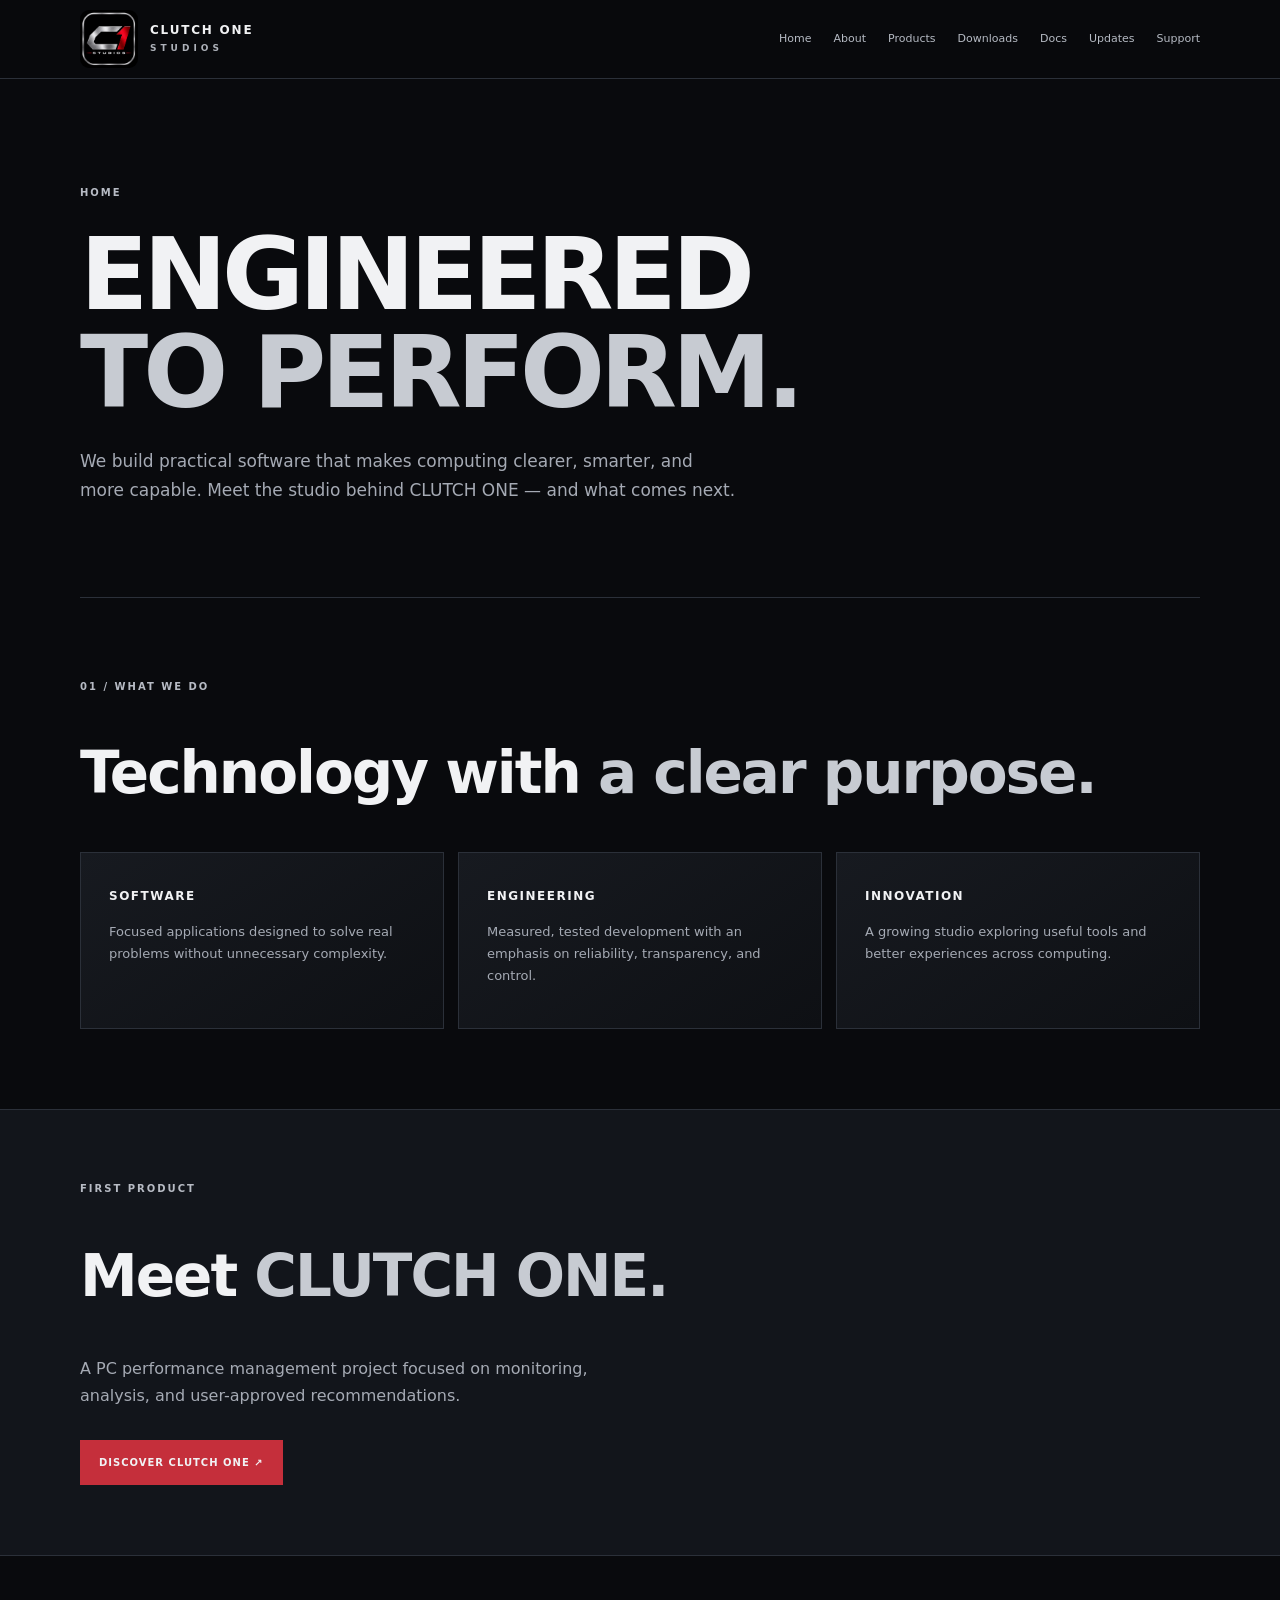
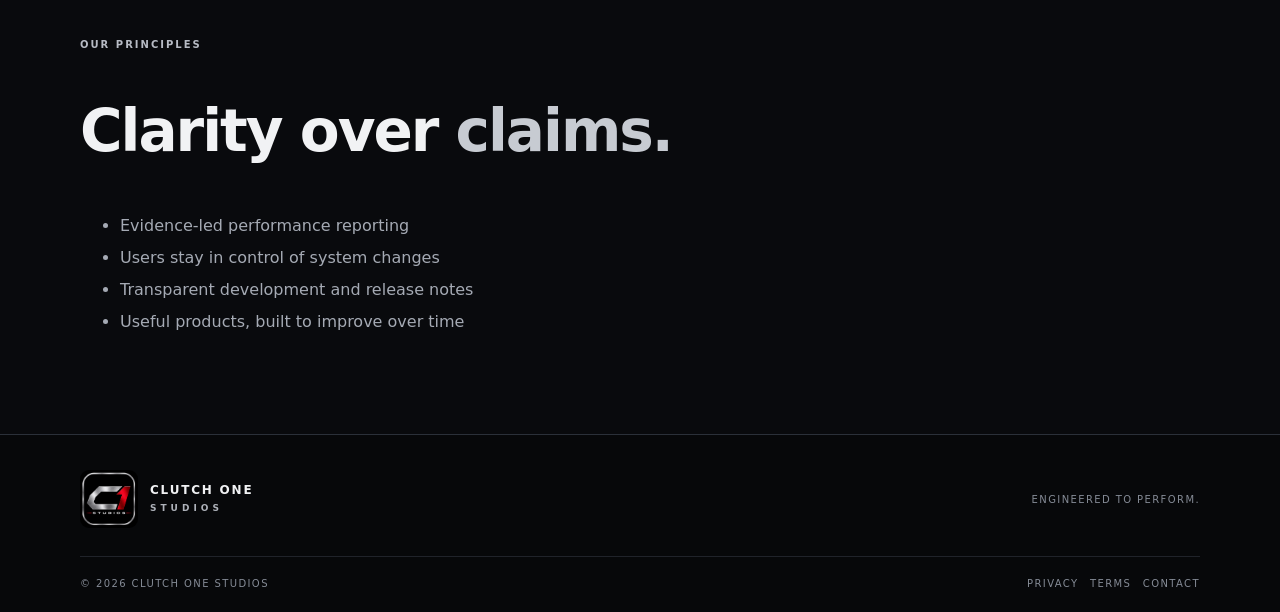
<file: index.html>
<!doctype html><html lang="en"><head><link rel="icon" href="/favicon.ico" sizes="any">
<link rel="icon" type="image/png" sizes="32x32" href="/favicon-32.png">
<link rel="icon" type="image/png" sizes="16x16" href="/favicon-16.png">
<link rel="apple-touch-icon" href="/apple-touch-icon.png"><meta charset="utf-8"><meta name="viewport" content="width=device-width,initial-scale=1"><meta name="description" content="We build practical software that makes computing clearer, smarter, and more capable. Meet the studio behind CLUTCH ONE — and what comes next."><title>Index — CLUTCH ONE STUDIOS</title><link rel="stylesheet" href="assets/style.css"></head><body><header><div class="nav wrap"><a class="brand" href="index.html"><img class="brand-logo" src="assets/clutch-one-studios-logo.png" alt="CLUTCH ONE STUDIOS logo"><span class="brand-name">CLUTCH ONE<small>STUDIOS</small></span></a><button id="toggle" aria-label="Toggle menu">☰</button><nav id="nav"><a href="index.html">Home</a><a href="about.html">About</a><a href="products.html">Products</a><a href="downloads.html">Downloads</a><a href="documentation.html">Docs</a><a href="news.html">Updates</a><a href="support.html">Support</a></nav></div></header><main><section class="hero wrap"><div class="eyebrow">HOME</div><h1>ENGINEERED<br><em>TO PERFORM.</em></h1><p>We build practical software that makes computing clearer, smarter, and more capable. Meet the studio behind CLUTCH ONE — and what comes next.</p></section><section class="section wrap"><div class="eyebrow">01 / WHAT WE DO</div><h2>Technology with <em>a clear purpose.</em></h2><div class="cards"><article><b>SOFTWARE</b><p>Focused applications designed to solve real problems without unnecessary complexity.</p></article><article><b>ENGINEERING</b><p>Measured, tested development with an emphasis on reliability, transparency, and control.</p></article><article><b>INNOVATION</b><p>A growing studio exploring useful tools and better experiences across computing.</p></article></div></section><section class="band"><div class="wrap"><div class="eyebrow">FIRST PRODUCT</div><h2>Meet <em>CLUTCH ONE.</em></h2><p>A PC performance management project focused on monitoring, analysis, and user-approved recommendations.</p><a class="btn" href="clutch-one.html">DISCOVER CLUTCH ONE ↗</a></div></section><section class="section wrap"><div class="eyebrow">OUR PRINCIPLES</div><h2>Clarity over <em>claims.</em></h2><ul><li>Evidence-led performance reporting</li><li>Users stay in control of system changes</li><li>Transparent development and release notes</li><li>Useful products, built to improve over time</li></ul></section></main><footer><div class="wrap foot"><a class="brand" href="index.html"><img class="brand-logo" src="assets/clutch-one-studios-logo.png" alt="CLUTCH ONE STUDIOS logo"><span class="brand-name">CLUTCH ONE<small>STUDIOS</small></span></a><span>ENGINEERED TO PERFORM.</span></div><div class="wrap legal"><span>© 2026 CLUTCH ONE STUDIOS</span><span><a href="privacy.html">PRIVACY</a>　<a href="terms.html">TERMS</a>　<a href="support.html">CONTACT</a></span></div></footer><script>document.getElementById('toggle').onclick=()=>document.getElementById('nav').classList.toggle('open')</script></body></html>
</file>
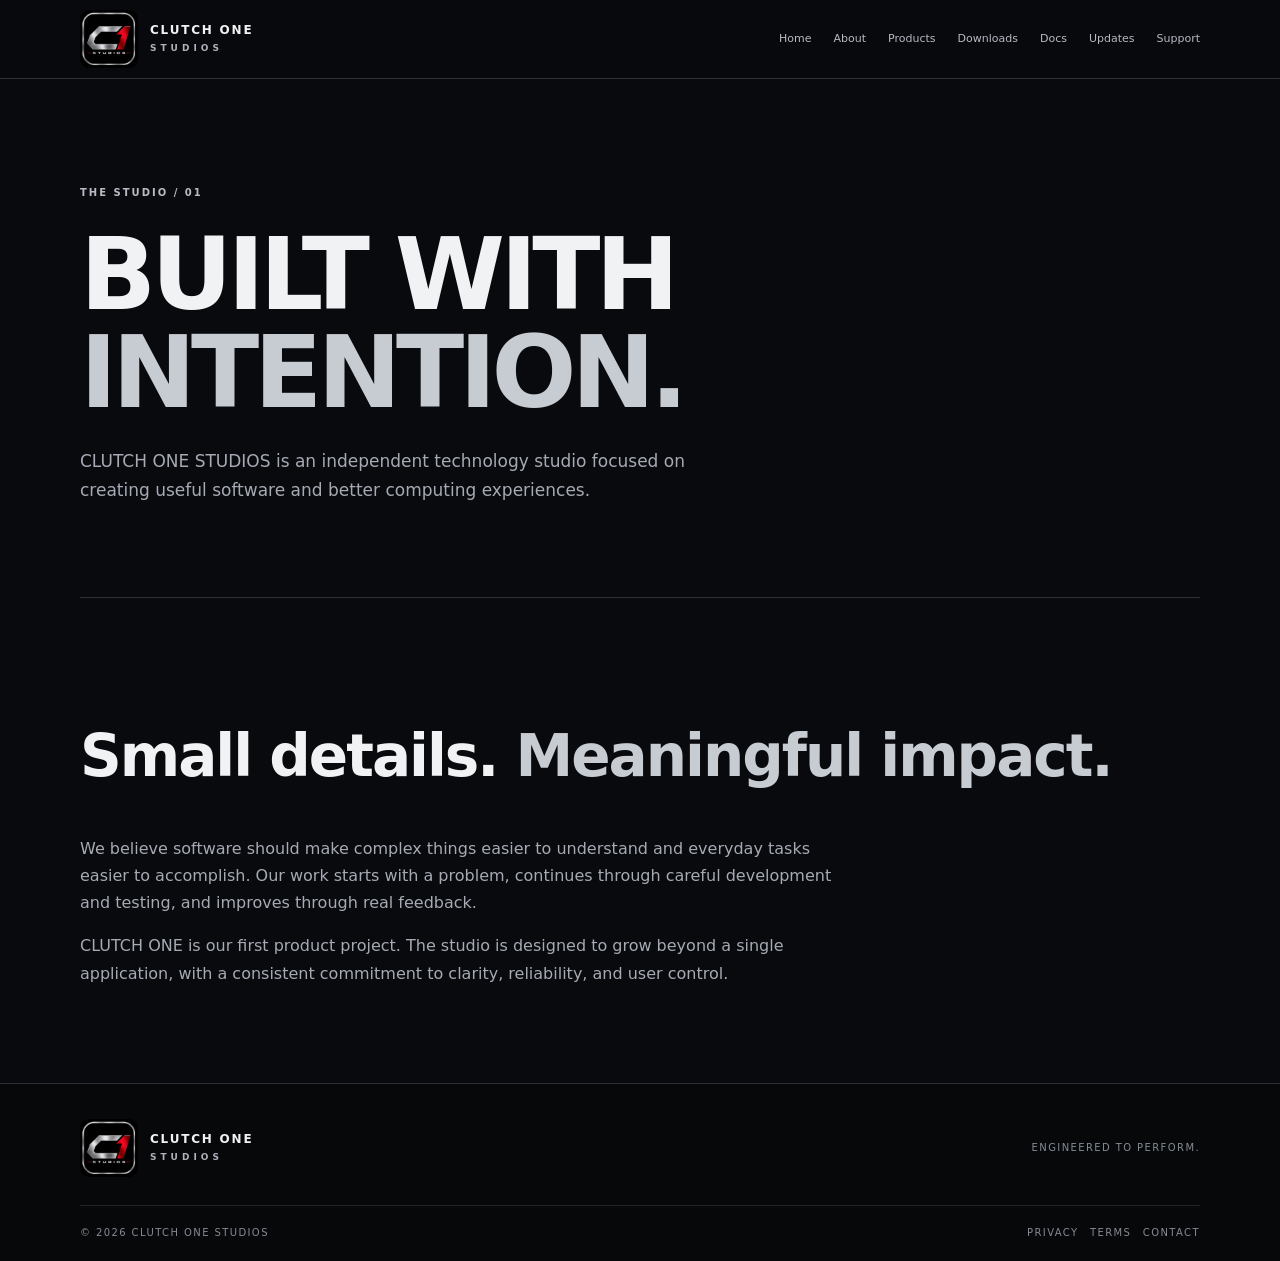
<file: about.html>
<!doctype html><html lang="en"><head><link rel="icon" href="/favicon.ico" sizes="any">
<link rel="icon" type="image/png" sizes="32x32" href="/favicon-32.png">
<link rel="icon" type="image/png" sizes="16x16" href="/favicon-16.png">
<link rel="apple-touch-icon" href="/apple-touch-icon.png"><meta charset="utf-8"><meta name="viewport" content="width=device-width,initial-scale=1"><meta name="description" content="CLUTCH ONE STUDIOS is an independent technology studio focused on creating useful software and better computing experiences."><title>About — CLUTCH ONE STUDIOS</title><link rel="stylesheet" href="assets/style.css"></head><body><header><div class="nav wrap"><a class="brand" href="index.html"><img class="brand-logo" src="assets/clutch-one-studios-logo.png" alt="CLUTCH ONE STUDIOS logo"><span class="brand-name">CLUTCH ONE<small>STUDIOS</small></span></a><button id="toggle" aria-label="Toggle menu">☰</button><nav id="nav"><a href="index.html">Home</a><a href="about.html">About</a><a href="products.html">Products</a><a href="downloads.html">Downloads</a><a href="documentation.html">Docs</a><a href="news.html">Updates</a><a href="support.html">Support</a></nav></div></header><main><section class="hero wrap"><div class="eyebrow">THE STUDIO / 01</div><h1>BUILT WITH<br><em>INTENTION.</em></h1><p>CLUTCH ONE STUDIOS is an independent technology studio focused on creating useful software and better computing experiences.</p></section><section class="section wrap"><h2>Small details. <em>Meaningful impact.</em></h2><p>We believe software should make complex things easier to understand and everyday tasks easier to accomplish. Our work starts with a problem, continues through careful development and testing, and improves through real feedback.</p><p>CLUTCH ONE is our first product project. The studio is designed to grow beyond a single application, with a consistent commitment to clarity, reliability, and user control.</p></section></main><footer><div class="wrap foot"><a class="brand" href="index.html"><img class="brand-logo" src="assets/clutch-one-studios-logo.png" alt="CLUTCH ONE STUDIOS logo"><span class="brand-name">CLUTCH ONE<small>STUDIOS</small></span></a><span>ENGINEERED TO PERFORM.</span></div><div class="wrap legal"><span>© 2026 CLUTCH ONE STUDIOS</span><span><a href="privacy.html">PRIVACY</a>　<a href="terms.html">TERMS</a>　<a href="support.html">CONTACT</a></span></div></footer><script>document.getElementById('toggle').onclick=()=>document.getElementById('nav').classList.toggle('open')</script></body></html>
</file>
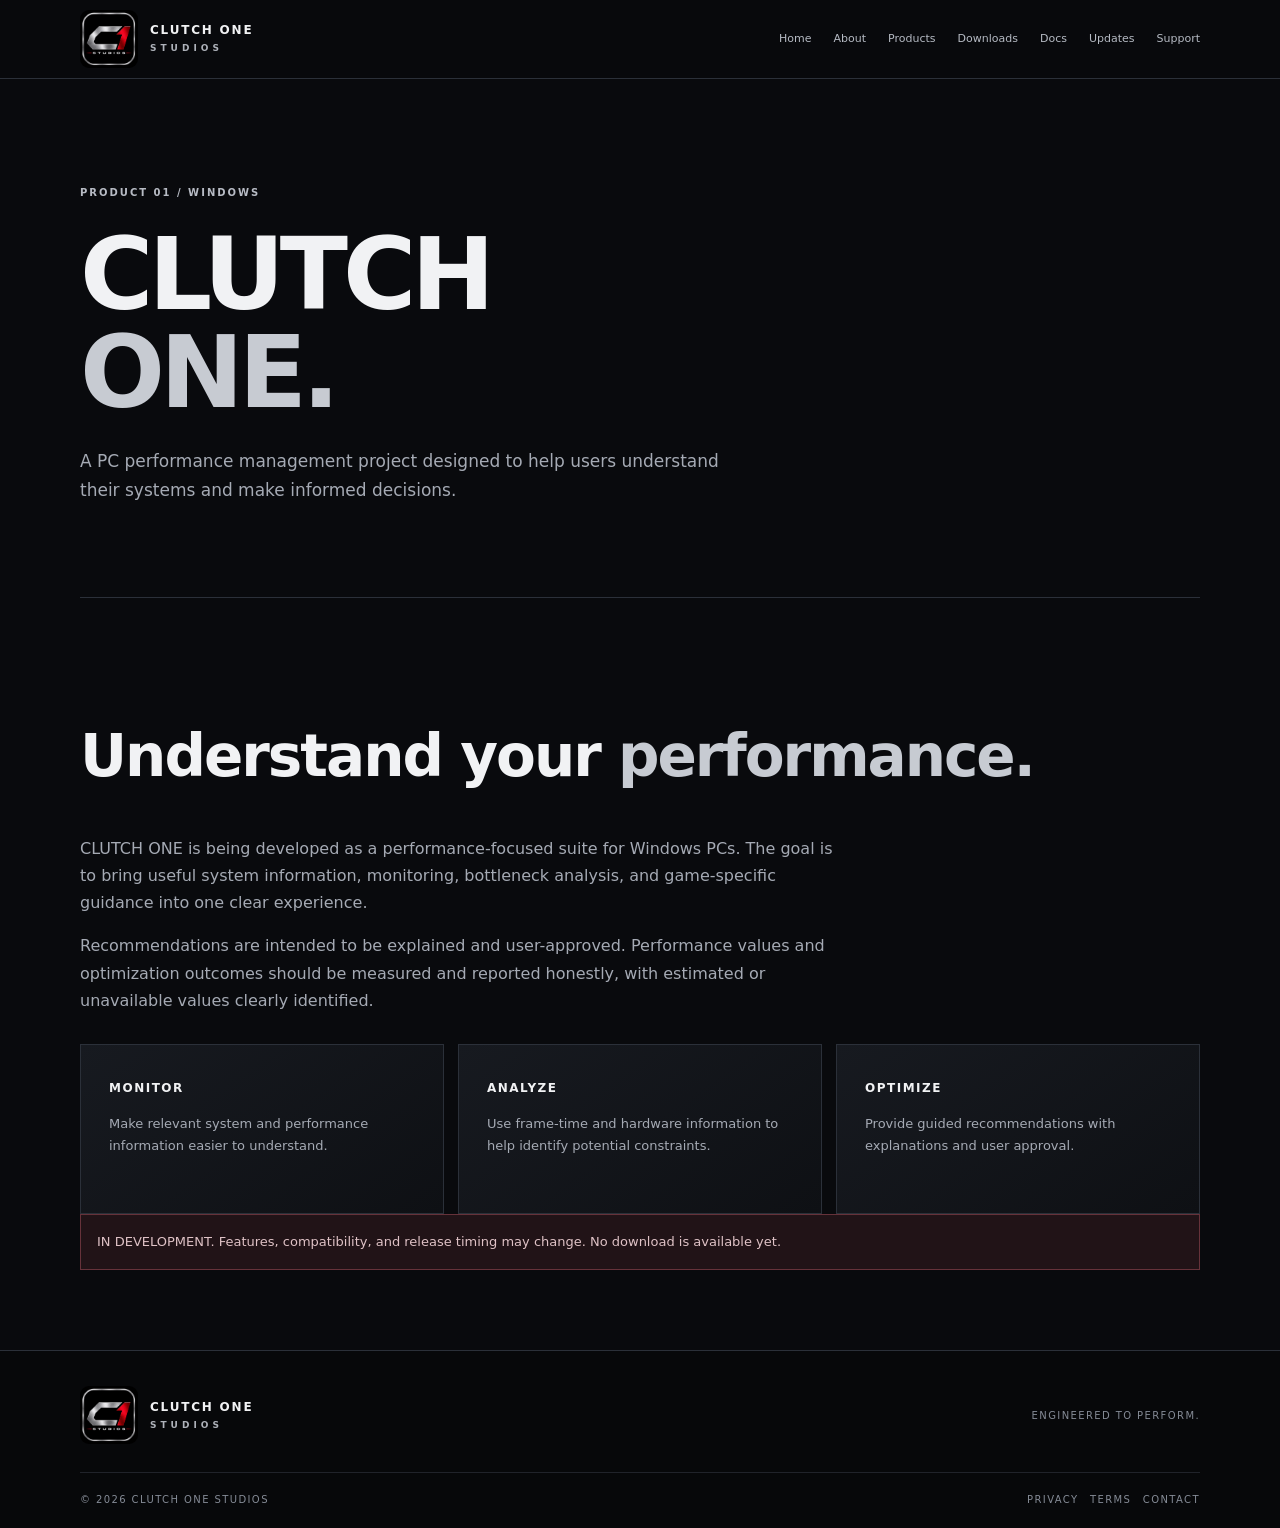
<file: clutch-one.html>
<!doctype html><html lang="en"><head><link rel="icon" href="/favicon.ico" sizes="any">
<link rel="icon" type="image/png" sizes="32x32" href="/favicon-32.png">
<link rel="icon" type="image/png" sizes="16x16" href="/favicon-16.png">
<link rel="apple-touch-icon" href="/apple-touch-icon.png"><meta charset="utf-8"><meta name="viewport" content="width=device-width,initial-scale=1"><meta name="description" content="A PC performance management project designed to help users understand their systems and make informed decisions."><title>Clutch One — CLUTCH ONE STUDIOS</title><link rel="stylesheet" href="assets/style.css"></head><body><header><div class="nav wrap"><a class="brand" href="index.html"><img class="brand-logo" src="assets/clutch-one-studios-logo.png" alt="CLUTCH ONE STUDIOS logo"><span class="brand-name">CLUTCH ONE<small>STUDIOS</small></span></a><button id="toggle" aria-label="Toggle menu">☰</button><nav id="nav"><a href="index.html">Home</a><a href="about.html">About</a><a href="products.html">Products</a><a href="downloads.html">Downloads</a><a href="documentation.html">Docs</a><a href="news.html">Updates</a><a href="support.html">Support</a></nav></div></header><main><section class="hero wrap"><div class="eyebrow">PRODUCT 01 / WINDOWS</div><h1>CLUTCH<br><em>ONE.</em></h1><p>A PC performance management project designed to help users understand their systems and make informed decisions.</p></section><section class="section wrap"><h2>Understand your <em>performance.</em></h2><p>CLUTCH ONE is being developed as a performance-focused suite for Windows PCs. The goal is to bring useful system information, monitoring, bottleneck analysis, and game-specific guidance into one clear experience.</p><p>Recommendations are intended to be explained and user-approved. Performance values and optimization outcomes should be measured and reported honestly, with estimated or unavailable values clearly identified.</p><div class="cards"><article><b>MONITOR</b><p>Make relevant system and performance information easier to understand.</p></article><article><b>ANALYZE</b><p>Use frame-time and hardware information to help identify potential constraints.</p></article><article><b>OPTIMIZE</b><p>Provide guided recommendations with explanations and user approval.</p></article></div><div class="notice">IN DEVELOPMENT. Features, compatibility, and release timing may change. No download is available yet.</div></section></main><footer><div class="wrap foot"><a class="brand" href="index.html"><img class="brand-logo" src="assets/clutch-one-studios-logo.png" alt="CLUTCH ONE STUDIOS logo"><span class="brand-name">CLUTCH ONE<small>STUDIOS</small></span></a><span>ENGINEERED TO PERFORM.</span></div><div class="wrap legal"><span>© 2026 CLUTCH ONE STUDIOS</span><span><a href="privacy.html">PRIVACY</a>　<a href="terms.html">TERMS</a>　<a href="support.html">CONTACT</a></span></div></footer><script>document.getElementById('toggle').onclick=()=>document.getElementById('nav').classList.toggle('open')</script></body></html>
</file>
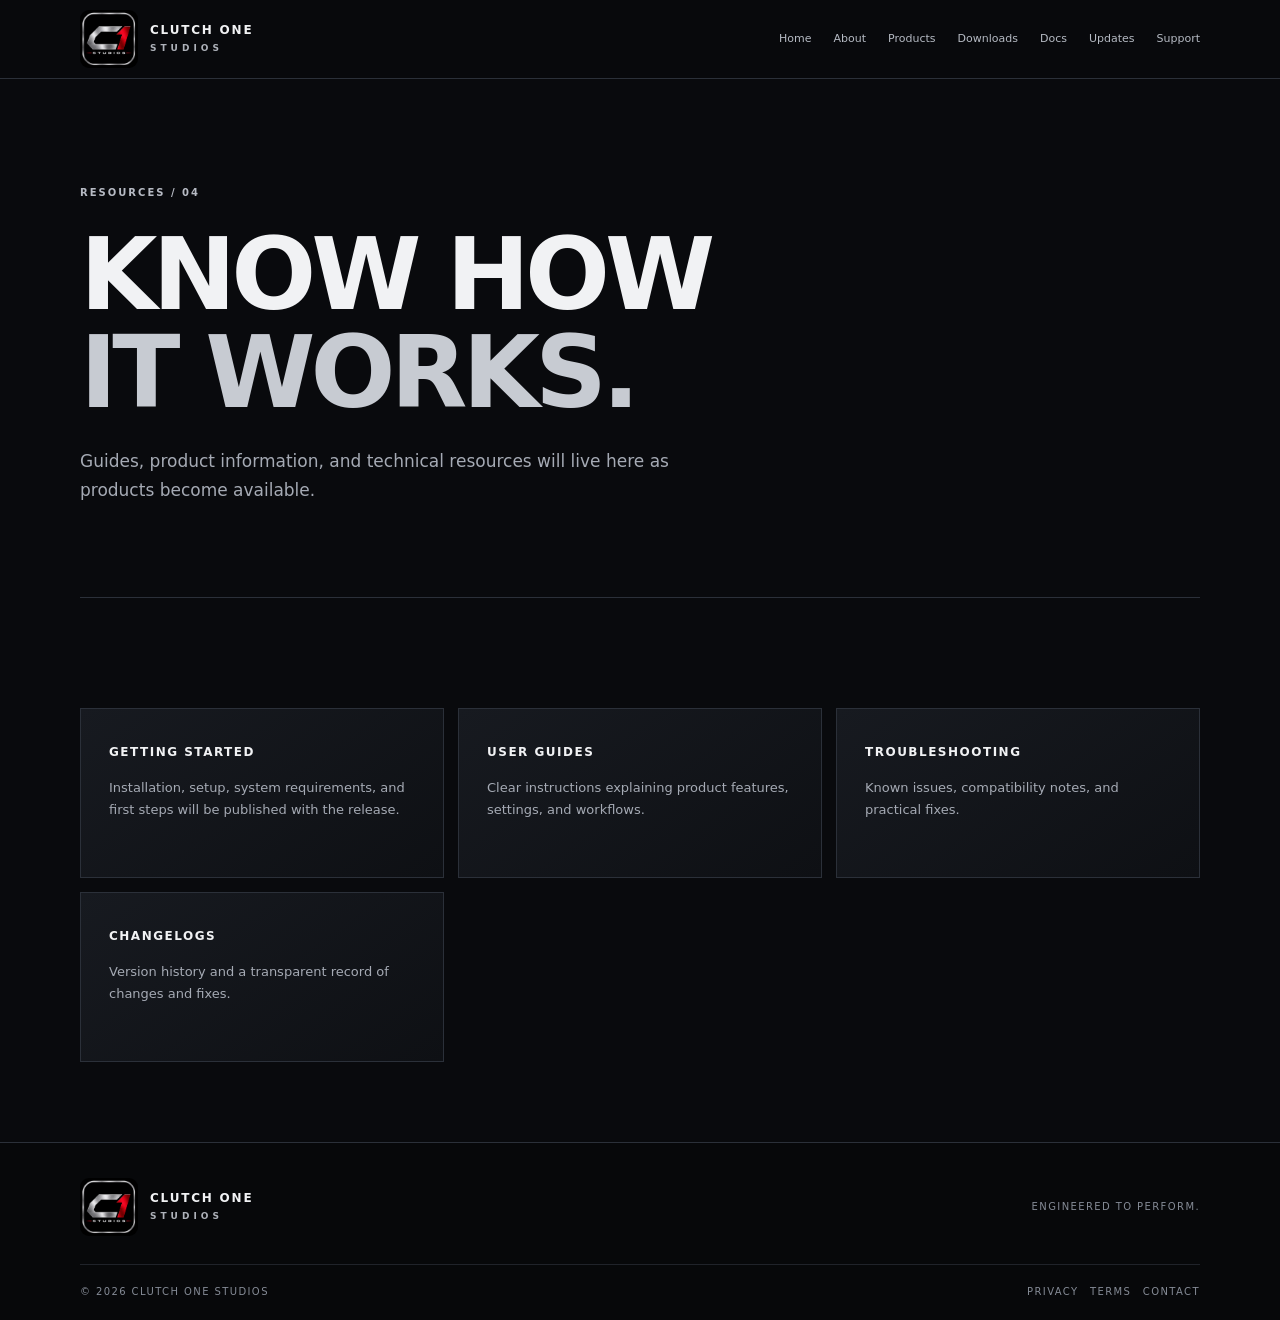
<file: documentation.html>
<!doctype html><html lang="en"><head><link rel="icon" href="/favicon.ico" sizes="any">
<link rel="icon" type="image/png" sizes="32x32" href="/favicon-32.png">
<link rel="icon" type="image/png" sizes="16x16" href="/favicon-16.png">
<link rel="apple-touch-icon" href="/apple-touch-icon.png"><meta charset="utf-8"><meta name="viewport" content="width=device-width,initial-scale=1"><meta name="description" content="Guides, product information, and technical resources will live here as products become available."><title>Documentation — CLUTCH ONE STUDIOS</title><link rel="stylesheet" href="assets/style.css"></head><body><header><div class="nav wrap"><a class="brand" href="index.html"><img class="brand-logo" src="assets/clutch-one-studios-logo.png" alt="CLUTCH ONE STUDIOS logo"><span class="brand-name">CLUTCH ONE<small>STUDIOS</small></span></a><button id="toggle" aria-label="Toggle menu">☰</button><nav id="nav"><a href="index.html">Home</a><a href="about.html">About</a><a href="products.html">Products</a><a href="downloads.html">Downloads</a><a href="documentation.html">Docs</a><a href="news.html">Updates</a><a href="support.html">Support</a></nav></div></header><main><section class="hero wrap"><div class="eyebrow">RESOURCES / 04</div><h1>KNOW HOW<br><em>IT WORKS.</em></h1><p>Guides, product information, and technical resources will live here as products become available.</p></section><section class="section wrap"><div class="cards"><article><b>GETTING STARTED</b><p>Installation, setup, system requirements, and first steps will be published with the release.</p></article><article><b>USER GUIDES</b><p>Clear instructions explaining product features, settings, and workflows.</p></article><article><b>TROUBLESHOOTING</b><p>Known issues, compatibility notes, and practical fixes.</p></article><article><b>CHANGELOGS</b><p>Version history and a transparent record of changes and fixes.</p></article></div></section></main><footer><div class="wrap foot"><a class="brand" href="index.html"><img class="brand-logo" src="assets/clutch-one-studios-logo.png" alt="CLUTCH ONE STUDIOS logo"><span class="brand-name">CLUTCH ONE<small>STUDIOS</small></span></a><span>ENGINEERED TO PERFORM.</span></div><div class="wrap legal"><span>© 2026 CLUTCH ONE STUDIOS</span><span><a href="privacy.html">PRIVACY</a>　<a href="terms.html">TERMS</a>　<a href="support.html">CONTACT</a></span></div></footer><script>document.getElementById('toggle').onclick=()=>document.getElementById('nav').classList.toggle('open')</script></body></html>
</file>
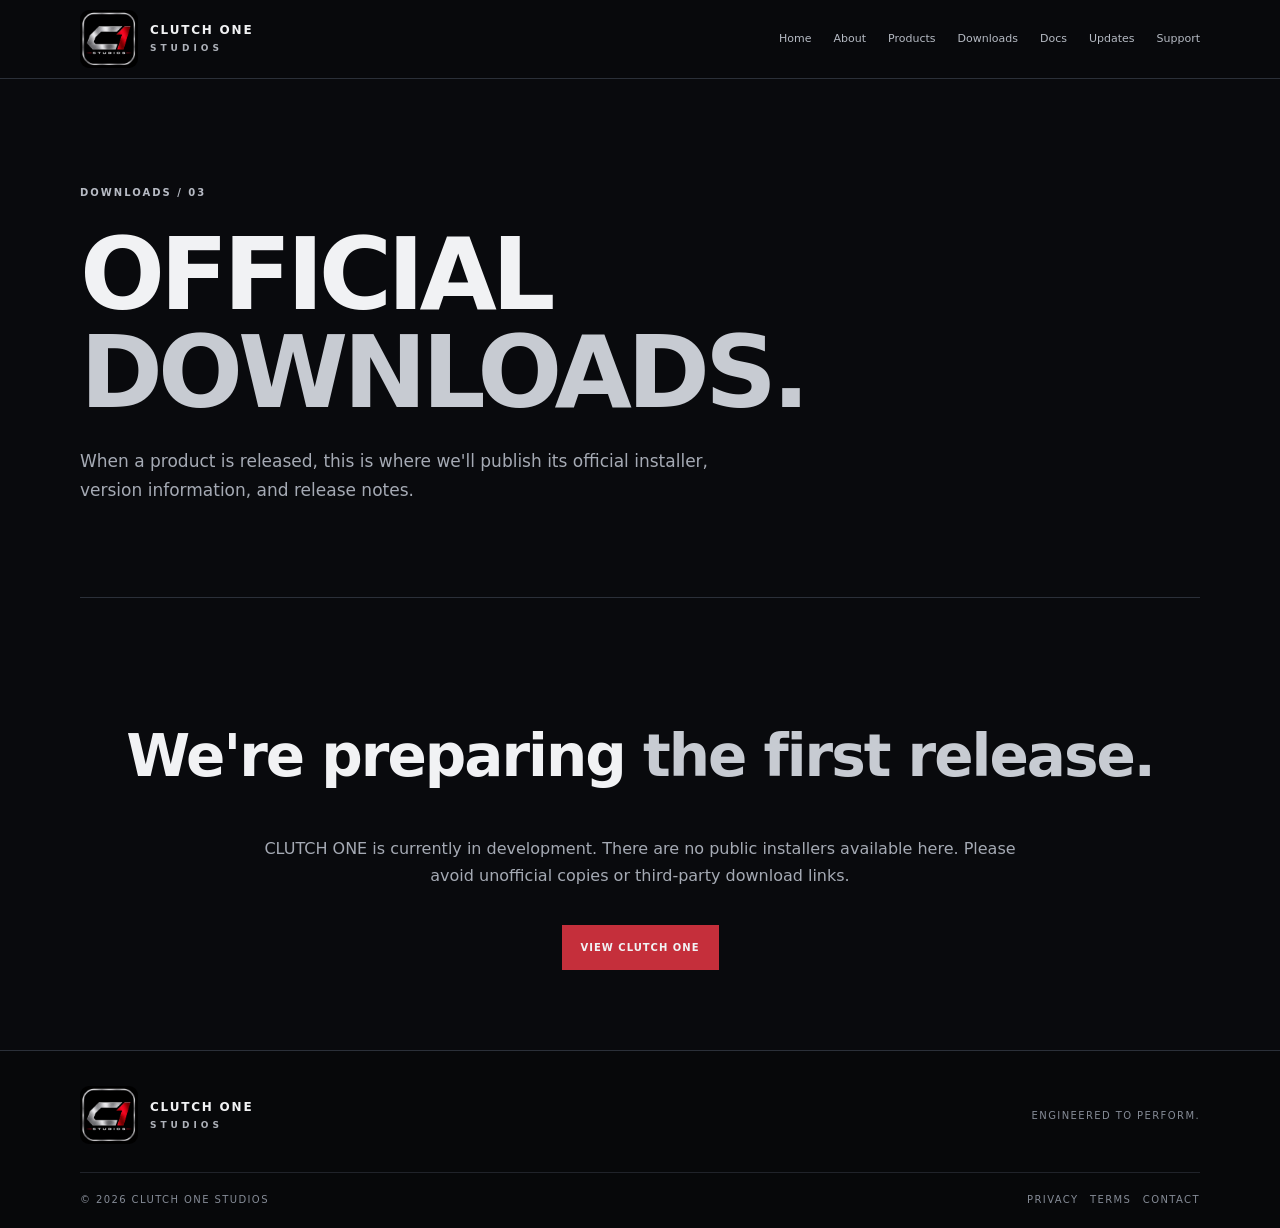
<file: downloads.html>
<!doctype html><html lang="en"><head><link rel="icon" href="/favicon.ico" sizes="any">
<link rel="icon" type="image/png" sizes="32x32" href="/favicon-32.png">
<link rel="icon" type="image/png" sizes="16x16" href="/favicon-16.png">
<link rel="apple-touch-icon" href="/apple-touch-icon.png"><meta charset="utf-8"><meta name="viewport" content="width=device-width,initial-scale=1"><meta name="description" content="When a product is released, this is where we'll publish its official installer, version information, and release notes."><title>Downloads — CLUTCH ONE STUDIOS</title><link rel="stylesheet" href="assets/style.css"></head><body><header><div class="nav wrap"><a class="brand" href="index.html"><img class="brand-logo" src="assets/clutch-one-studios-logo.png" alt="CLUTCH ONE STUDIOS logo"><span class="brand-name">CLUTCH ONE<small>STUDIOS</small></span></a><button id="toggle" aria-label="Toggle menu">☰</button><nav id="nav"><a href="index.html">Home</a><a href="about.html">About</a><a href="products.html">Products</a><a href="downloads.html">Downloads</a><a href="documentation.html">Docs</a><a href="news.html">Updates</a><a href="support.html">Support</a></nav></div></header><main><section class="hero wrap"><div class="eyebrow">DOWNLOADS / 03</div><h1>OFFICIAL<br><em>DOWNLOADS.</em></h1><p>When a product is released, this is where we'll publish its official installer, version information, and release notes.</p></section><section class="section wrap center"><h2>We're preparing <em>the first release.</em></h2><p>CLUTCH ONE is currently in development. There are no public installers available here. Please avoid unofficial copies or third-party download links.</p><a class="btn" href="clutch-one.html">VIEW CLUTCH ONE</a></section></main><footer><div class="wrap foot"><a class="brand" href="index.html"><img class="brand-logo" src="assets/clutch-one-studios-logo.png" alt="CLUTCH ONE STUDIOS logo"><span class="brand-name">CLUTCH ONE<small>STUDIOS</small></span></a><span>ENGINEERED TO PERFORM.</span></div><div class="wrap legal"><span>© 2026 CLUTCH ONE STUDIOS</span><span><a href="privacy.html">PRIVACY</a>　<a href="terms.html">TERMS</a>　<a href="support.html">CONTACT</a></span></div></footer><script>document.getElementById('toggle').onclick=()=>document.getElementById('nav').classList.toggle('open')</script></body></html>
</file>
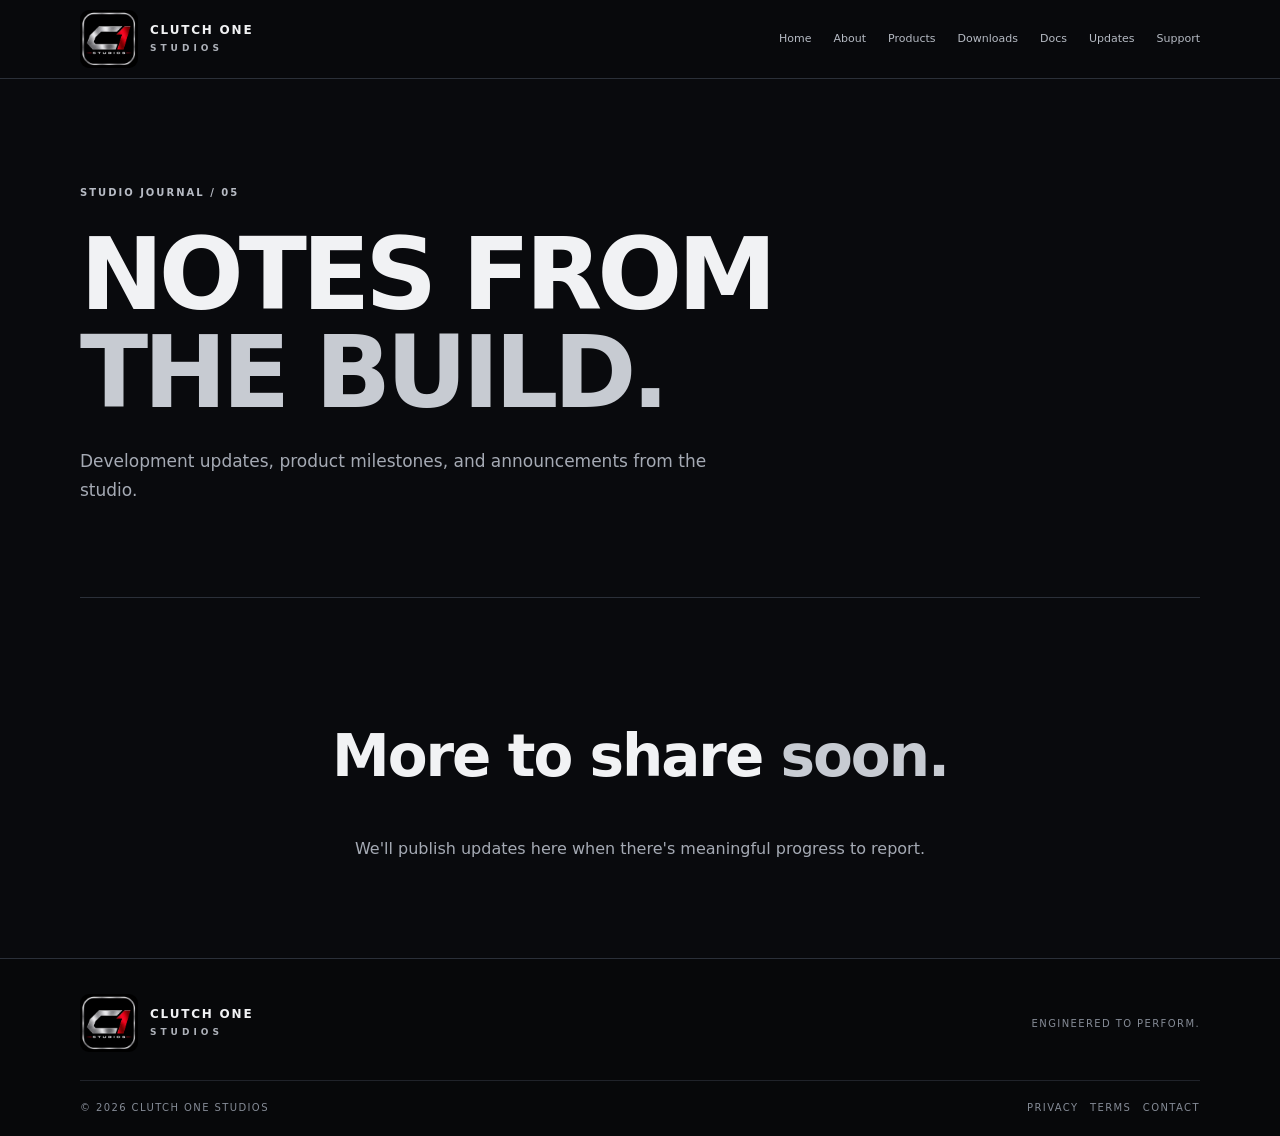
<file: news.html>
<!doctype html><html lang="en"><head><link rel="icon" href="/favicon.ico" sizes="any">
<link rel="icon" type="image/png" sizes="32x32" href="/favicon-32.png">
<link rel="icon" type="image/png" sizes="16x16" href="/favicon-16.png">
<link rel="apple-touch-icon" href="/apple-touch-icon.png"><meta charset="utf-8"><meta name="viewport" content="width=device-width,initial-scale=1"><meta name="description" content="Development updates, product milestones, and announcements from the studio."><title>News — CLUTCH ONE STUDIOS</title><link rel="stylesheet" href="assets/style.css"></head><body><header><div class="nav wrap"><a class="brand" href="index.html"><img class="brand-logo" src="assets/clutch-one-studios-logo.png" alt="CLUTCH ONE STUDIOS logo"><span class="brand-name">CLUTCH ONE<small>STUDIOS</small></span></a><button id="toggle" aria-label="Toggle menu">☰</button><nav id="nav"><a href="index.html">Home</a><a href="about.html">About</a><a href="products.html">Products</a><a href="downloads.html">Downloads</a><a href="documentation.html">Docs</a><a href="news.html">Updates</a><a href="support.html">Support</a></nav></div></header><main><section class="hero wrap"><div class="eyebrow">STUDIO JOURNAL / 05</div><h1>NOTES FROM<br><em>THE BUILD.</em></h1><p>Development updates, product milestones, and announcements from the studio.</p></section><section class="section wrap center"><h2>More to share <em>soon.</em></h2><p>We'll publish updates here when there's meaningful progress to report.</p></section></main><footer><div class="wrap foot"><a class="brand" href="index.html"><img class="brand-logo" src="assets/clutch-one-studios-logo.png" alt="CLUTCH ONE STUDIOS logo"><span class="brand-name">CLUTCH ONE<small>STUDIOS</small></span></a><span>ENGINEERED TO PERFORM.</span></div><div class="wrap legal"><span>© 2026 CLUTCH ONE STUDIOS</span><span><a href="privacy.html">PRIVACY</a>　<a href="terms.html">TERMS</a>　<a href="support.html">CONTACT</a></span></div></footer><script>document.getElementById('toggle').onclick=()=>document.getElementById('nav').classList.toggle('open')</script></body></html>
</file>
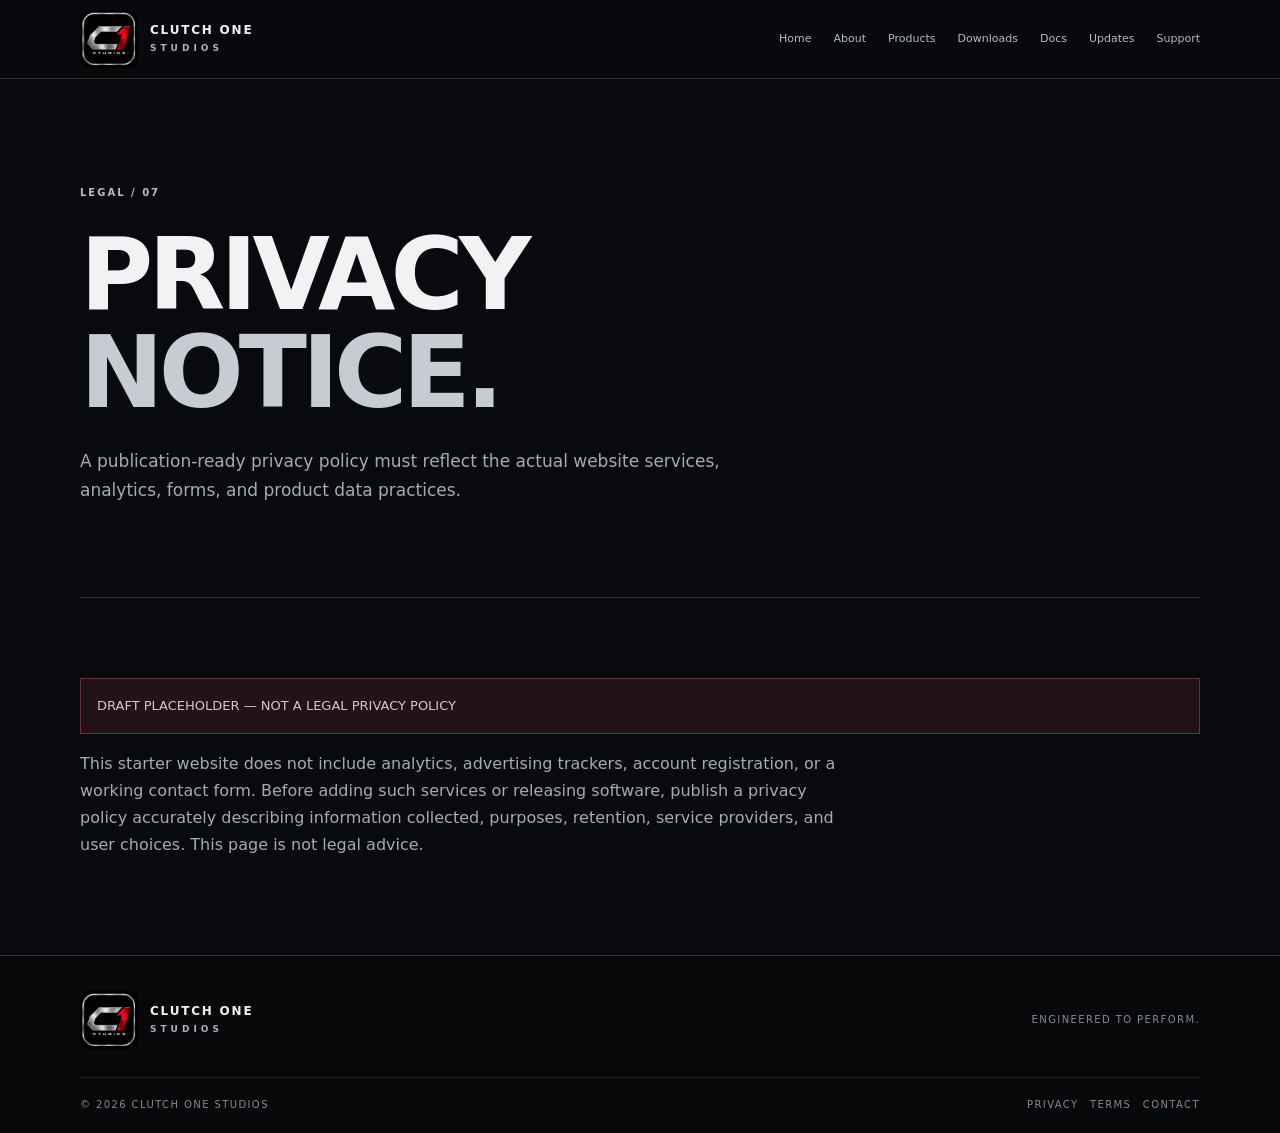
<file: privacy.html>
<!doctype html><html lang="en"><head><link rel="icon" href="/favicon.ico" sizes="any">
<link rel="icon" type="image/png" sizes="32x32" href="/favicon-32.png">
<link rel="icon" type="image/png" sizes="16x16" href="/favicon-16.png">
<link rel="apple-touch-icon" href="/apple-touch-icon.png"><meta charset="utf-8"><meta name="viewport" content="width=device-width,initial-scale=1"><meta name="description" content="A publication-ready privacy policy must reflect the actual website services, analytics, forms, and product data practices."><title>Privacy — CLUTCH ONE STUDIOS</title><link rel="stylesheet" href="assets/style.css"></head><body><header><div class="nav wrap"><a class="brand" href="index.html"><img class="brand-logo" src="assets/clutch-one-studios-logo.png" alt="CLUTCH ONE STUDIOS logo"><span class="brand-name">CLUTCH ONE<small>STUDIOS</small></span></a><button id="toggle" aria-label="Toggle menu">☰</button><nav id="nav"><a href="index.html">Home</a><a href="about.html">About</a><a href="products.html">Products</a><a href="downloads.html">Downloads</a><a href="documentation.html">Docs</a><a href="news.html">Updates</a><a href="support.html">Support</a></nav></div></header><main><section class="hero wrap"><div class="eyebrow">LEGAL / 07</div><h1>PRIVACY<br><em>NOTICE.</em></h1><p>A publication-ready privacy policy must reflect the actual website services, analytics, forms, and product data practices.</p></section><section class="section wrap"><div class="notice">DRAFT PLACEHOLDER — NOT A LEGAL PRIVACY POLICY</div><p>This starter website does not include analytics, advertising trackers, account registration, or a working contact form. Before adding such services or releasing software, publish a privacy policy accurately describing information collected, purposes, retention, service providers, and user choices. This page is not legal advice.</p></section></main><footer><div class="wrap foot"><a class="brand" href="index.html"><img class="brand-logo" src="assets/clutch-one-studios-logo.png" alt="CLUTCH ONE STUDIOS logo"><span class="brand-name">CLUTCH ONE<small>STUDIOS</small></span></a><span>ENGINEERED TO PERFORM.</span></div><div class="wrap legal"><span>© 2026 CLUTCH ONE STUDIOS</span><span><a href="privacy.html">PRIVACY</a>　<a href="terms.html">TERMS</a>　<a href="support.html">CONTACT</a></span></div></footer><script>document.getElementById('toggle').onclick=()=>document.getElementById('nav').classList.toggle('open')</script></body></html>
</file>
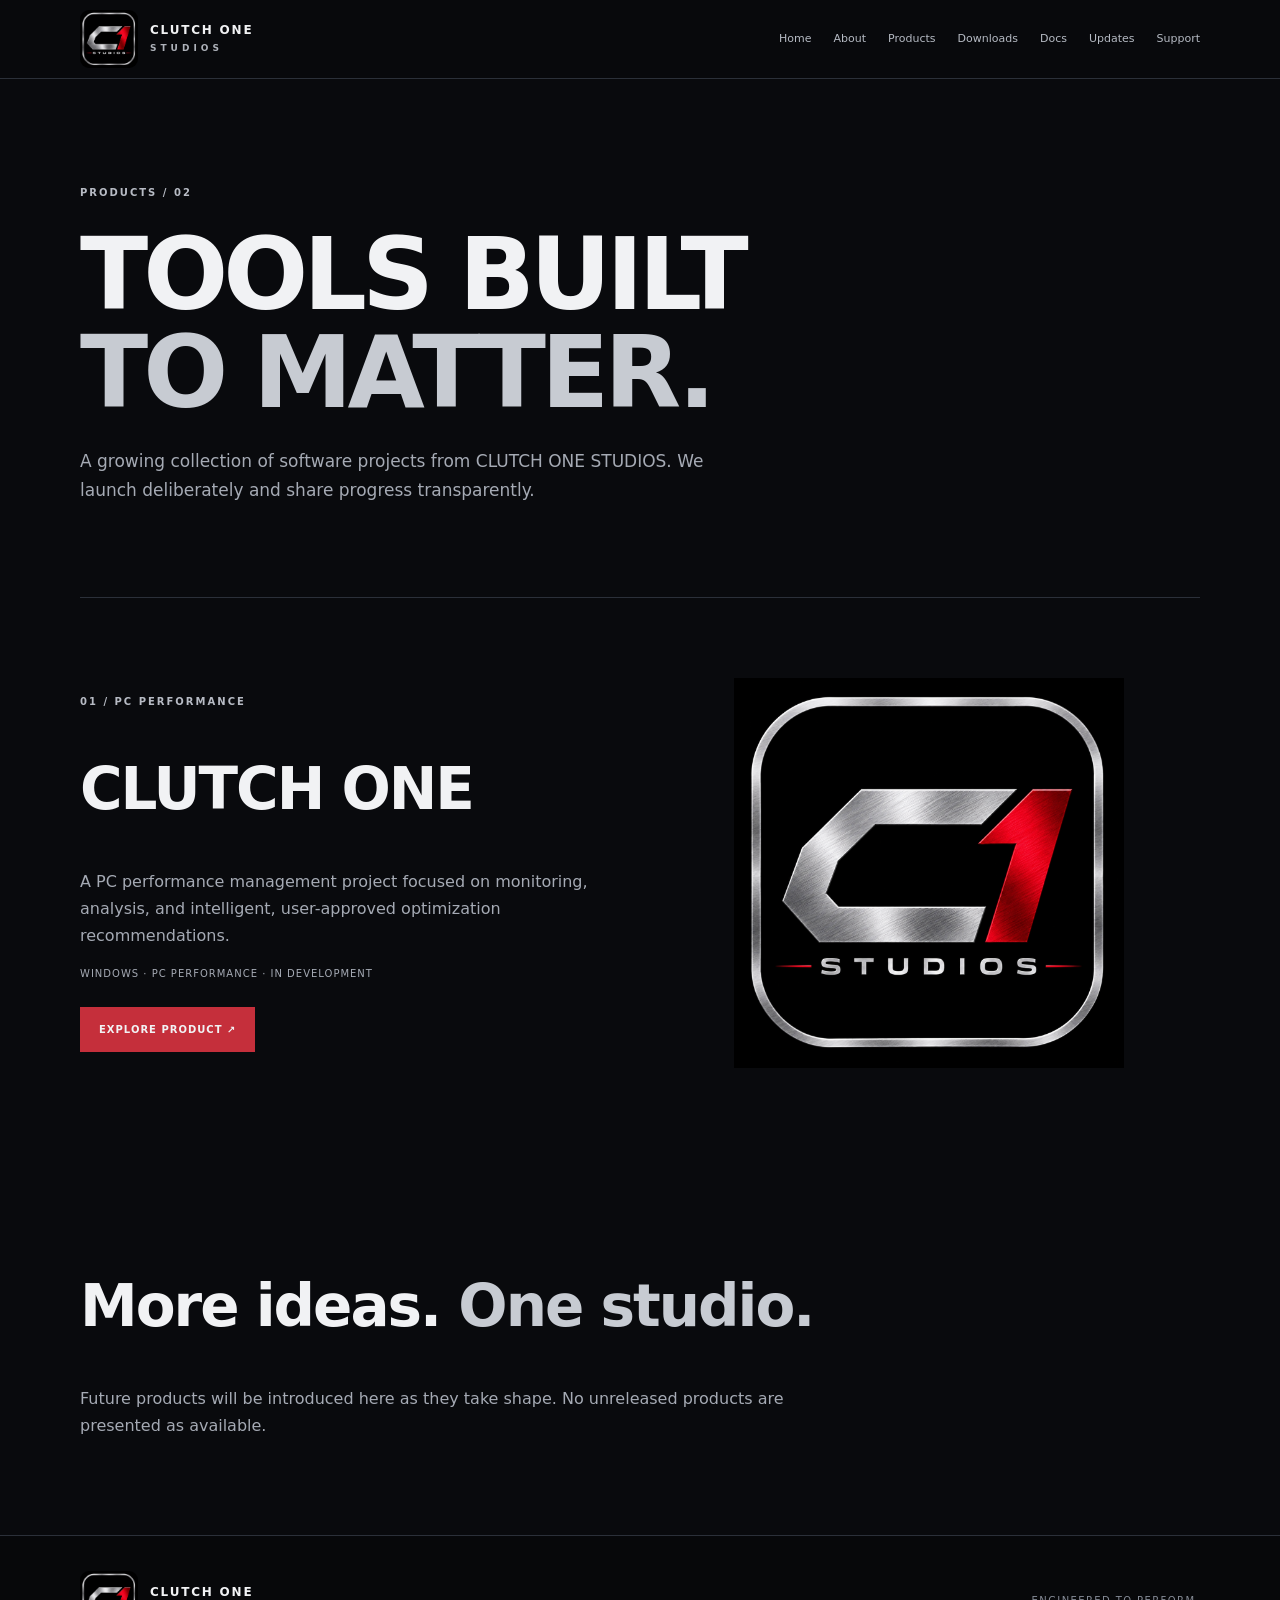
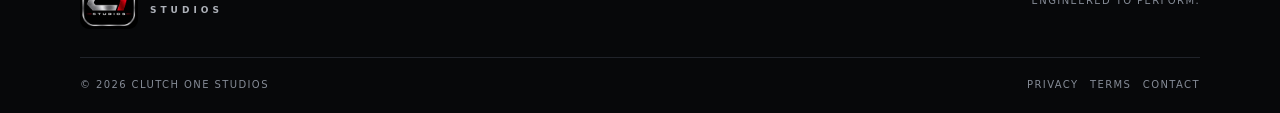
<file: products.html>
<!doctype html><html lang="en"><head><link rel="icon" href="/favicon.ico" sizes="any">
<link rel="icon" type="image/png" sizes="32x32" href="/favicon-32.png">
<link rel="icon" type="image/png" sizes="16x16" href="/favicon-16.png">
<link rel="apple-touch-icon" href="/apple-touch-icon.png"><meta charset="utf-8"><meta name="viewport" content="width=device-width,initial-scale=1"><meta name="description" content="A growing collection of software projects from CLUTCH ONE STUDIOS. We launch deliberately and share progress transparently."><title>Products — CLUTCH ONE STUDIOS</title><link rel="stylesheet" href="assets/style.css"></head><body><header><div class="nav wrap"><a class="brand" href="index.html"><img class="brand-logo" src="assets/clutch-one-studios-logo.png" alt="CLUTCH ONE STUDIOS logo"><span class="brand-name">CLUTCH ONE<small>STUDIOS</small></span></a><button id="toggle" aria-label="Toggle menu">☰</button><nav id="nav"><a href="index.html">Home</a><a href="about.html">About</a><a href="products.html">Products</a><a href="downloads.html">Downloads</a><a href="documentation.html">Docs</a><a href="news.html">Updates</a><a href="support.html">Support</a></nav></div></header><main><section class="hero wrap"><div class="eyebrow">PRODUCTS / 02</div><h1>TOOLS BUILT<br><em>TO MATTER.</em></h1><p>A growing collection of software projects from CLUTCH ONE STUDIOS. We launch deliberately and share progress transparently.</p></section><section class="section wrap product"><div><div class="eyebrow">01 / PC PERFORMANCE</div><h2>CLUTCH ONE</h2><p>A PC performance management project focused on monitoring, analysis, and intelligent, user-approved optimization recommendations.</p><p class="tag">WINDOWS · PC PERFORMANCE · IN DEVELOPMENT</p><a class="btn" href="clutch-one.html">EXPLORE PRODUCT ↗</a></div><div class="product-logo-wrap"><img class="product-logo" src="assets/clutch-one-studios-logo.png" alt="CLUTCH ONE STUDIOS emblem"></div></section><section class="section wrap"><h2>More ideas. <em>One studio.</em></h2><p>Future products will be introduced here as they take shape. No unreleased products are presented as available.</p></section></main><footer><div class="wrap foot"><a class="brand" href="index.html"><img class="brand-logo" src="assets/clutch-one-studios-logo.png" alt="CLUTCH ONE STUDIOS logo"><span class="brand-name">CLUTCH ONE<small>STUDIOS</small></span></a><span>ENGINEERED TO PERFORM.</span></div><div class="wrap legal"><span>© 2026 CLUTCH ONE STUDIOS</span><span><a href="privacy.html">PRIVACY</a>　<a href="terms.html">TERMS</a>　<a href="support.html">CONTACT</a></span></div></footer><script>document.getElementById('toggle').onclick=()=>document.getElementById('nav').classList.toggle('open')</script></body></html>
</file>
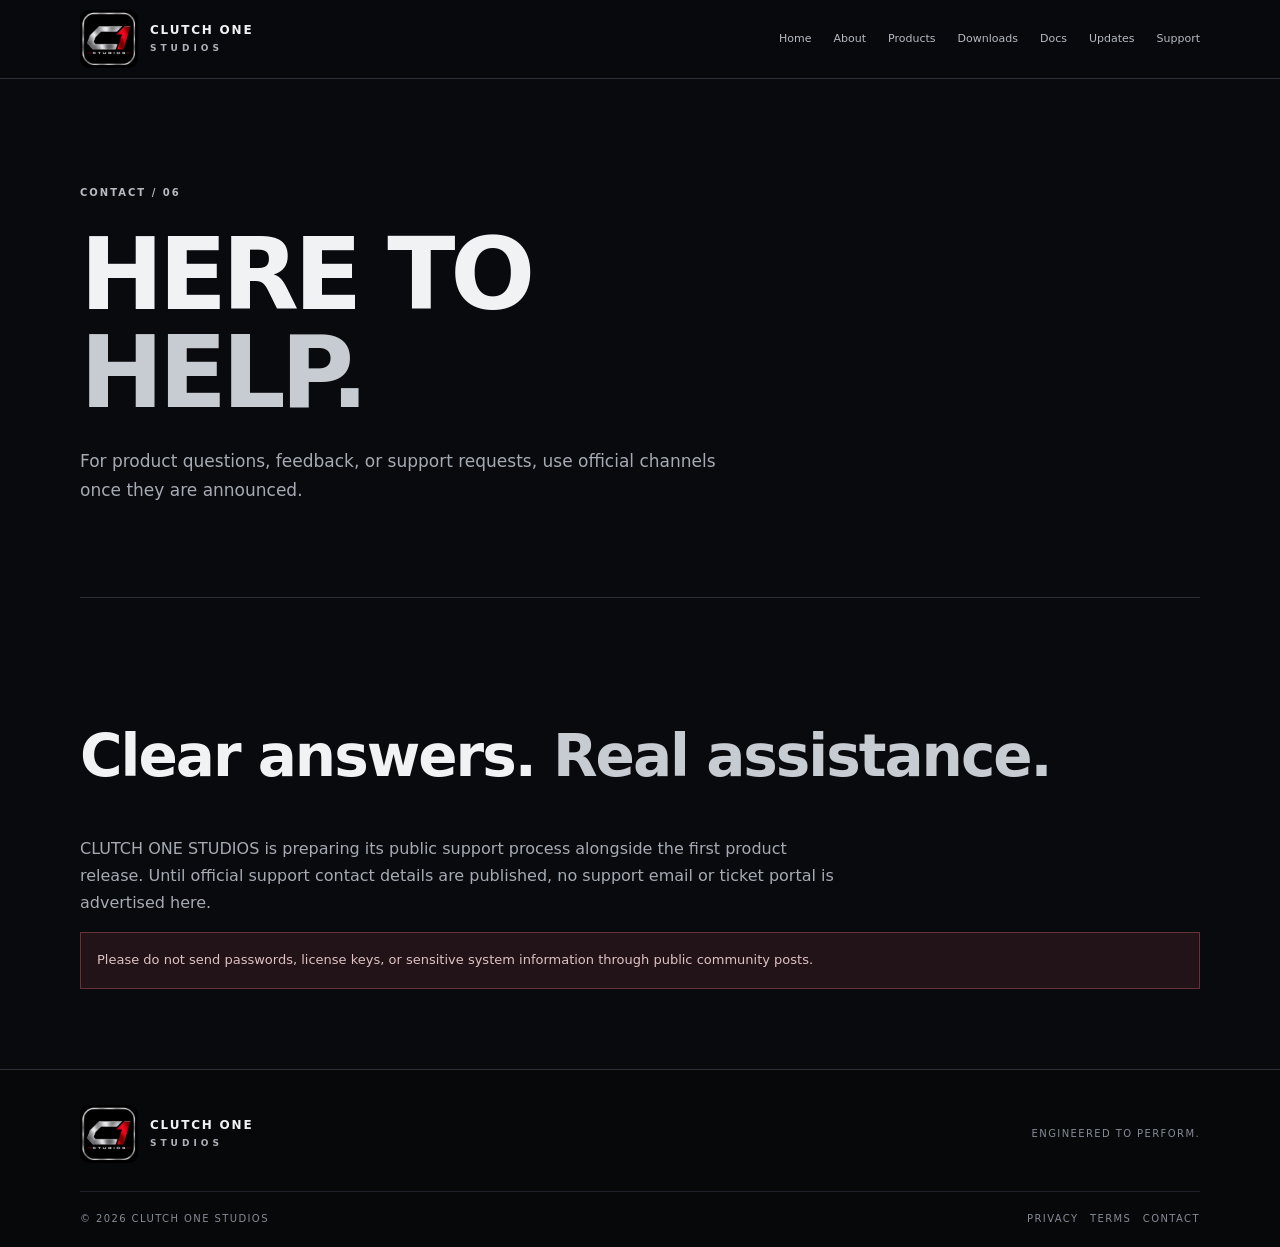
<file: support.html>
<!doctype html><html lang="en"><head><link rel="icon" href="/favicon.ico" sizes="any">
<link rel="icon" type="image/png" sizes="32x32" href="/favicon-32.png">
<link rel="icon" type="image/png" sizes="16x16" href="/favicon-16.png">
<link rel="apple-touch-icon" href="/apple-touch-icon.png"><meta charset="utf-8"><meta name="viewport" content="width=device-width,initial-scale=1"><meta name="description" content="For product questions, feedback, or support requests, use official channels once they are announced."><title>Support — CLUTCH ONE STUDIOS</title><link rel="stylesheet" href="assets/style.css"></head><body><header><div class="nav wrap"><a class="brand" href="index.html"><img class="brand-logo" src="assets/clutch-one-studios-logo.png" alt="CLUTCH ONE STUDIOS logo"><span class="brand-name">CLUTCH ONE<small>STUDIOS</small></span></a><button id="toggle" aria-label="Toggle menu">☰</button><nav id="nav"><a href="index.html">Home</a><a href="about.html">About</a><a href="products.html">Products</a><a href="downloads.html">Downloads</a><a href="documentation.html">Docs</a><a href="news.html">Updates</a><a href="support.html">Support</a></nav></div></header><main><section class="hero wrap"><div class="eyebrow">CONTACT / 06</div><h1>HERE TO<br><em>HELP.</em></h1><p>For product questions, feedback, or support requests, use official channels once they are announced.</p></section><section class="section wrap"><h2>Clear answers. <em>Real assistance.</em></h2><p>CLUTCH ONE STUDIOS is preparing its public support process alongside the first product release. Until official support contact details are published, no support email or ticket portal is advertised here.</p><div class="notice">Please do not send passwords, license keys, or sensitive system information through public community posts.</div></section></main><footer><div class="wrap foot"><a class="brand" href="index.html"><img class="brand-logo" src="assets/clutch-one-studios-logo.png" alt="CLUTCH ONE STUDIOS logo"><span class="brand-name">CLUTCH ONE<small>STUDIOS</small></span></a><span>ENGINEERED TO PERFORM.</span></div><div class="wrap legal"><span>© 2026 CLUTCH ONE STUDIOS</span><span><a href="privacy.html">PRIVACY</a>　<a href="terms.html">TERMS</a>　<a href="support.html">CONTACT</a></span></div></footer><script>document.getElementById('toggle').onclick=()=>document.getElementById('nav').classList.toggle('open')</script></body></html>
</file>
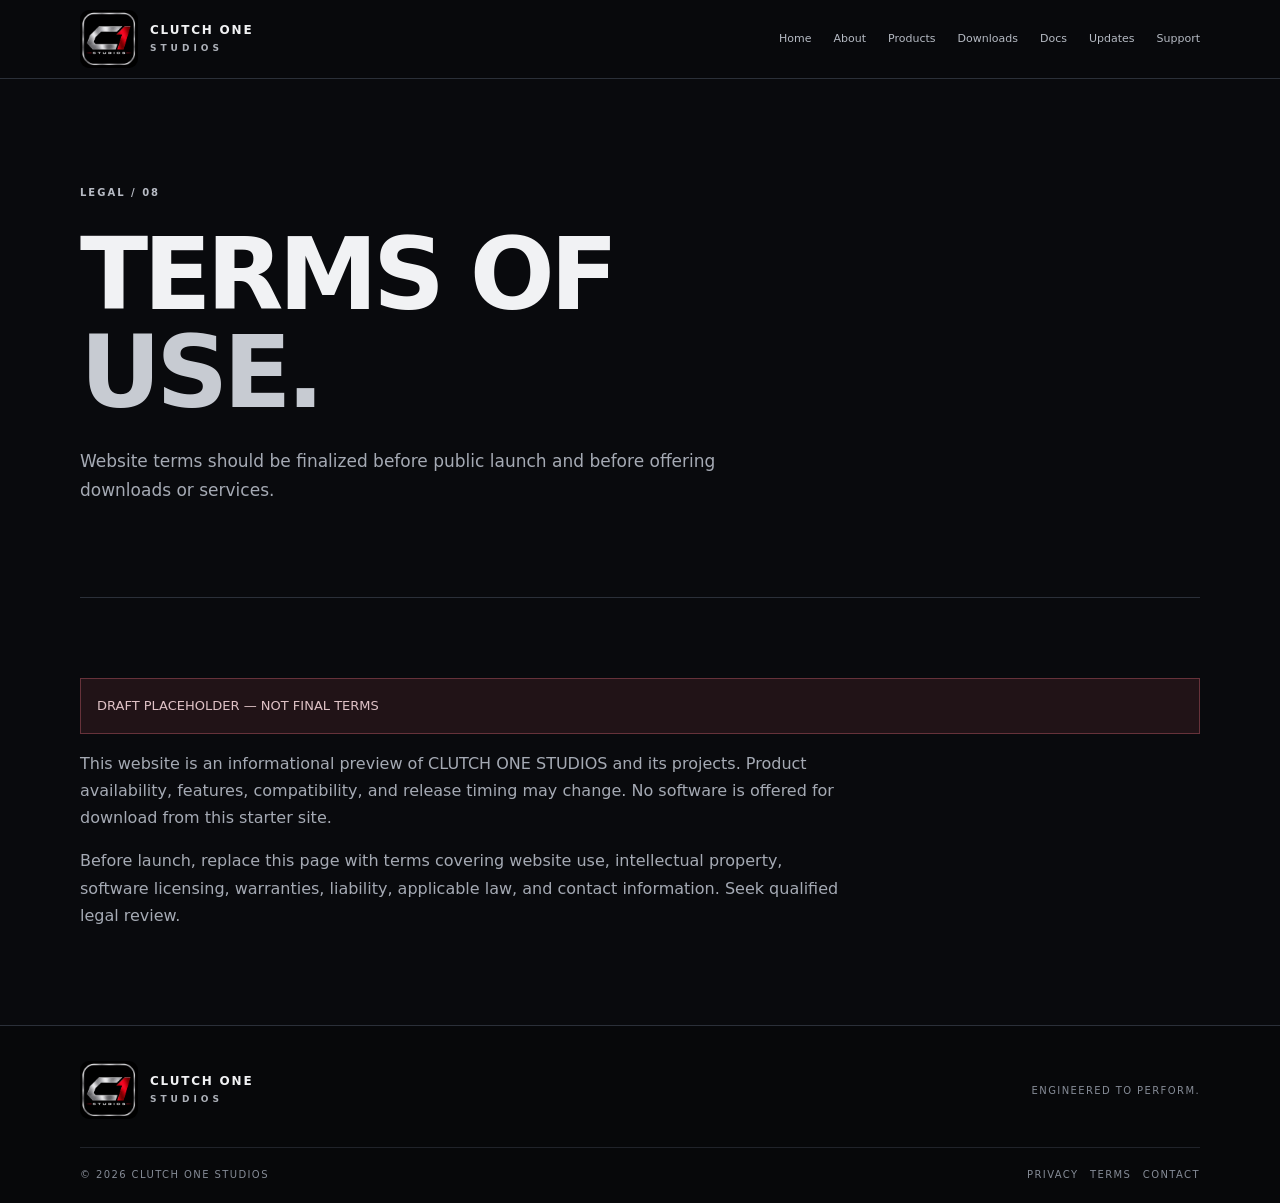
<file: terms.html>
<!doctype html><html lang="en"><head><link rel="icon" href="/favicon.ico" sizes="any">
<link rel="icon" type="image/png" sizes="32x32" href="/favicon-32.png">
<link rel="icon" type="image/png" sizes="16x16" href="/favicon-16.png">
<link rel="apple-touch-icon" href="/apple-touch-icon.png"><meta charset="utf-8"><meta name="viewport" content="width=device-width,initial-scale=1"><meta name="description" content="Website terms should be finalized before public launch and before offering downloads or services."><title>Terms — CLUTCH ONE STUDIOS</title><link rel="stylesheet" href="assets/style.css"></head><body><header><div class="nav wrap"><a class="brand" href="index.html"><img class="brand-logo" src="assets/clutch-one-studios-logo.png" alt="CLUTCH ONE STUDIOS logo"><span class="brand-name">CLUTCH ONE<small>STUDIOS</small></span></a><button id="toggle" aria-label="Toggle menu">☰</button><nav id="nav"><a href="index.html">Home</a><a href="about.html">About</a><a href="products.html">Products</a><a href="downloads.html">Downloads</a><a href="documentation.html">Docs</a><a href="news.html">Updates</a><a href="support.html">Support</a></nav></div></header><main><section class="hero wrap"><div class="eyebrow">LEGAL / 08</div><h1>TERMS OF<br><em>USE.</em></h1><p>Website terms should be finalized before public launch and before offering downloads or services.</p></section><section class="section wrap"><div class="notice">DRAFT PLACEHOLDER — NOT FINAL TERMS</div><p>This website is an informational preview of CLUTCH ONE STUDIOS and its projects. Product availability, features, compatibility, and release timing may change. No software is offered for download from this starter site.</p><p>Before launch, replace this page with terms covering website use, intellectual property, software licensing, warranties, liability, applicable law, and contact information. Seek qualified legal review.</p></section></main><footer><div class="wrap foot"><a class="brand" href="index.html"><img class="brand-logo" src="assets/clutch-one-studios-logo.png" alt="CLUTCH ONE STUDIOS logo"><span class="brand-name">CLUTCH ONE<small>STUDIOS</small></span></a><span>ENGINEERED TO PERFORM.</span></div><div class="wrap legal"><span>© 2026 CLUTCH ONE STUDIOS</span><span><a href="privacy.html">PRIVACY</a>　<a href="terms.html">TERMS</a>　<a href="support.html">CONTACT</a></span></div></footer><script>document.getElementById('toggle').onclick=()=>document.getElementById('nav').classList.toggle('open')</script></body></html>
</file>
<file: assets/style.css>
*{box-sizing:border-box} :root{--bg:#090a0d;--panel:#13161c;--line:#2b3039;--white:#f1f2f4;--muted:#a5aab4;--red:#c52f3b}body{margin:0;background:var(--bg);color:var(--white);font:16px/1.7 Inter,system-ui,Segoe UI,sans-serif}a{color:inherit;text-decoration:none}.wrap{width:min(1120px,calc(100% - 44px));margin:auto}header{position:sticky;top:0;background:#090a0ded;backdrop-filter:blur(16px);border-bottom:1px solid var(--line);z-index:5}.nav{height:78px;display:flex;align-items:center;gap:25px}.brand{display:flex;align-items:center;gap:11px;font-size:12px;font-weight:900;letter-spacing:1px;line-height:1.2}.brand small{display:block;color:#aeb2ba;font-size:9px;letter-spacing:3px;margin-top:5px}.mark{width:42px;height:42px;border:1px solid #646973;border-radius:8px;display:grid;place-items:center;font-size:20px;letter-spacing:-3px;background:#171a20}.mark span,.c1 span,.orb span{color:var(--red)}nav{display:flex;gap:22px;margin-left:auto}nav a{font-size:11px;color:#b5bac3}nav a:hover{color:white}#toggle{display:none;background:none;color:white;border:1px solid var(--line);padding:8px}.hero{padding-top:105px;padding-bottom:75px;border-bottom:1px solid var(--line);position:relative}.eyebrow{font-size:10px;letter-spacing:2px;color:#b7bbc4;font-weight:800}.hero h1{font-size:clamp(56px,8vw,100px);line-height:.98;letter-spacing:-5px;margin:25px 0}.hero h1 em,h2 em{font-style:normal;color:#c7cbd2}.hero p{max-width:660px;color:var(--muted);font-size:17px}.section{padding-top:80px;padding-bottom:80px}.section h2,.band h2{font-size:clamp(36px,5vw,58px);line-height:1.05;letter-spacing:-2px}.section p{max-width:760px;color:var(--muted)}.cards{display:grid;grid-template-columns:repeat(3,1fr);gap:14px;margin-top:30px}.cards article{background:linear-gradient(145deg,#171a20,#0e1014);border:1px solid var(--line);padding:28px;min-height:170px}.cards b{font-size:12px;letter-spacing:1.5px}.cards p{font-size:13px}.band{background:#12151b;border-block:1px solid var(--line);padding:70px 0}.band p{color:var(--muted);max-width:580px}.btn{display:inline-block;border:1px solid var(--red);background:var(--red);padding:13px 18px;font-size:10px;font-weight:900;letter-spacing:1px;margin-top:15px}.btn:hover{background:#df3947}.product{display:grid;grid-template-columns:1fr 1fr;align-items:center;gap:35px}.c1{font-size:42px;font-weight:950;letter-spacing:-7px}.orb{height:300px;border:1px solid #7b2933;border-radius:50%;display:grid;place-items:center;font-size:125px;font-weight:950;letter-spacing:-20px;background:radial-gradient(circle, #4b1720 0,transparent 68%)}.tag{font-size:10px!important;letter-spacing:1px}.notice{border:1px solid #66323a;background:#211317;padding:16px;color:#dfc2c6;font-size:13px}.center{text-align:center}.center p{margin-inline:auto}.center .btn{margin-top:20px}ul{color:var(--muted);line-height:2}footer{border-top:1px solid var(--line);background:#07080a;padding:35px 0 20px}.foot,.legal{display:flex;align-items:center;justify-content:space-between;gap:20px}.foot>span,.legal{font-size:10px;letter-spacing:1.4px;color:#858b96}.legal{border-top:1px solid #20232a;margin-top:28px;padding-top:18px}.legal a:hover{color:white}@media(max-width:850px){nav{gap:12px}nav a{font-size:10px}}@media(max-width:650px){.wrap{width:calc(100% - 34px)}.nav{height:70px}#toggle{display:block;margin-left:auto}nav{display:none;position:absolute;top:70px;left:0;right:0;background:#0d0f13;padding:20px 24px;flex-direction:column;border-bottom:1px solid var(--line)}nav.open{display:flex}nav a{font-size:13px}.hero{padding-top:75px}.hero h1{letter-spacing:-3px}.cards,.product{grid-template-columns:1fr}.orb{height:230px;font-size:100px}.foot,.legal{align-items:flex-start;flex-direction:column}.section{padding-block:60px}}
/* Approved CLUTCH ONE STUDIOS logo */
.brand { gap: 0; }
.brand-logo { display:block; width:58px; height:58px; object-fit:contain; border-radius:9px; }
.product-logo-wrap { display:flex; align-items:center; justify-content:center; min-height:300px; }
.product-logo { display:block; width:min(100%, 390px); height:auto; object-fit:contain; }
@media(max-width:650px) {
  .brand-logo { width:52px; height:52px; }
  .product-logo-wrap { min-height:220px; }
  .product-logo { width:min(100%, 310px); }
}

/* Header wordmark beside the approved C1 emblem */
.brand { gap: 12px; flex-shrink: 0; }
.brand-name { display:block; color:var(--white); font-size:12px; font-weight:900; letter-spacing:1.8px; line-height:1.25; white-space:nowrap; }
.brand-name small { display:block; color:#aeb2ba; font-size:9px; letter-spacing:4px; margin-top:5px; }
.brand-logo { flex:0 0 auto; }
@media(max-width:650px) {
  .brand { gap:10px; }
  .brand-name { font-size:11px; letter-spacing:1.5px; }
  .brand-name small { font-size:8px; letter-spacing:3.5px; }
}
</file>
